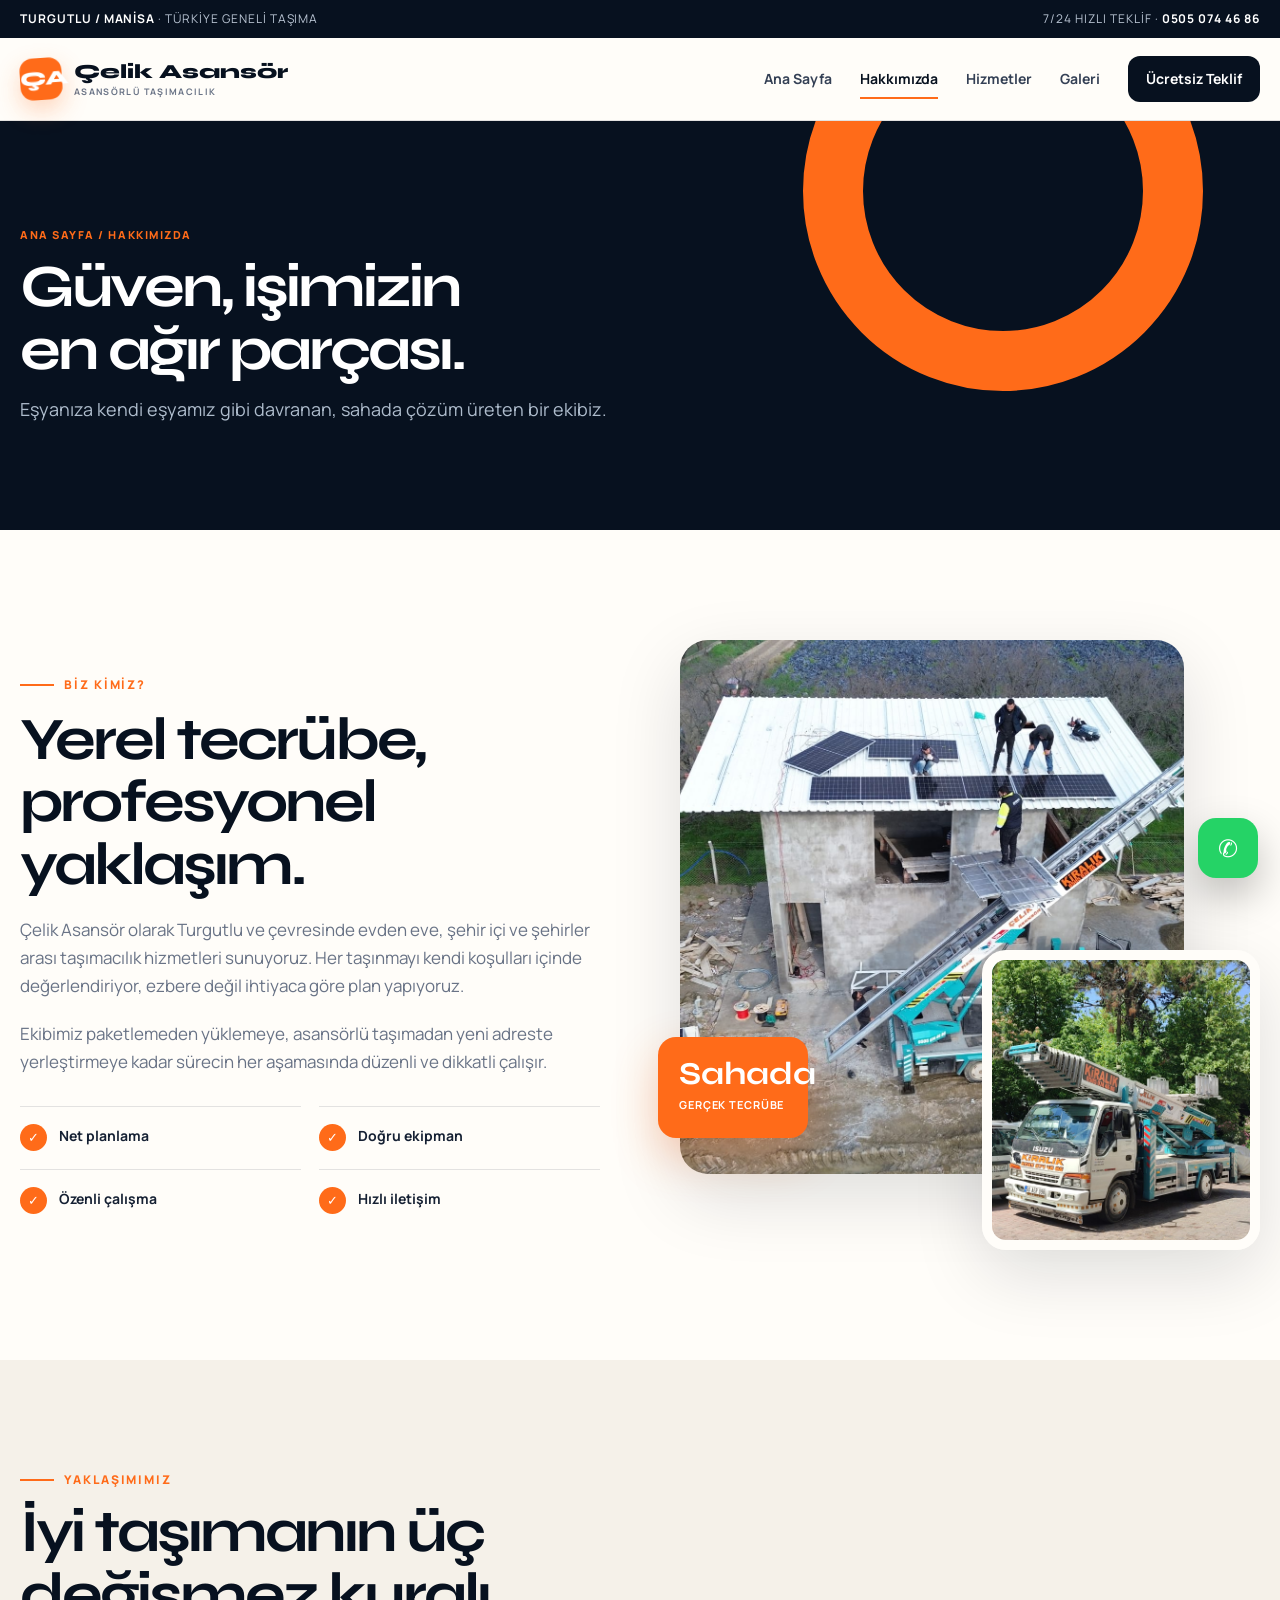
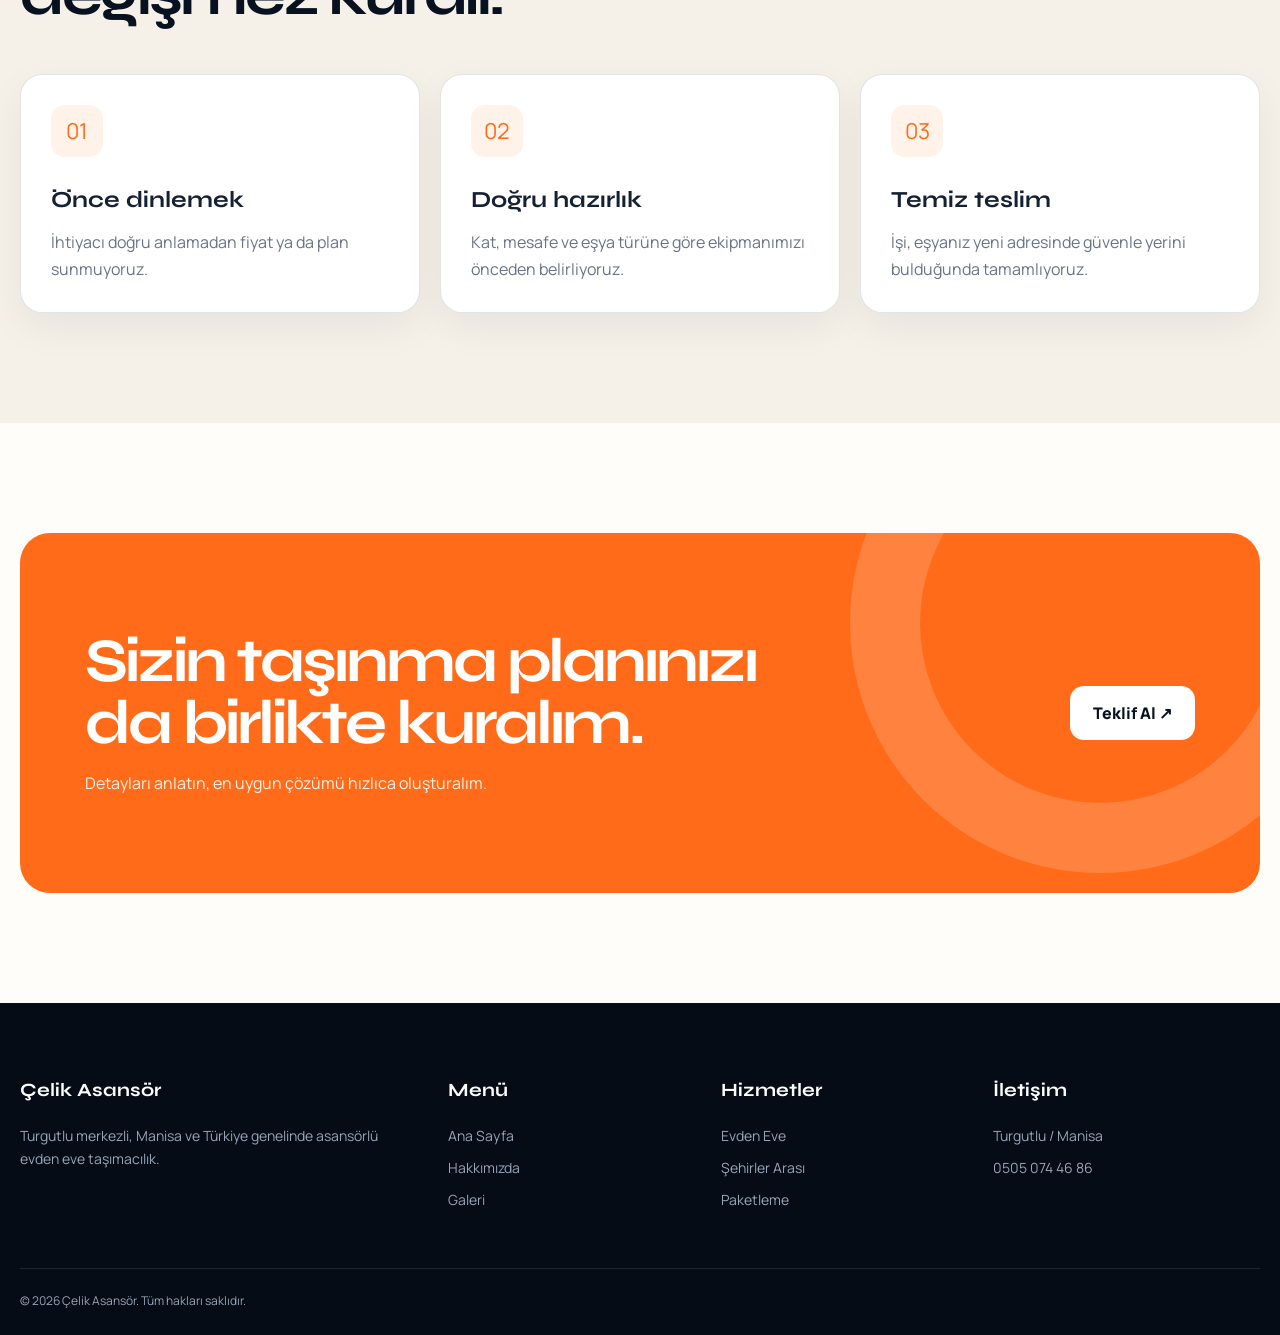
<file: hakkimizda.html>
<!DOCTYPE html>
<html lang="tr">
<head>
  <meta charset="UTF-8"><meta name="viewport" content="width=device-width, initial-scale=1.0">
  <title>Hakkımızda | Çelik Asansör</title>
  <meta name="description" content="Turgutlu'da 17. kata kadar asansörlü evden eve taşıma hizmeti sunan Çelik Asansör ekibi ve çalışma yaklaşımı.">
  <meta name="robots" content="index, follow, max-image-preview:large">
  <link rel="canonical" href="https://celikasansorevdenevenakliyat.com/hakkimizda.html">
  <link rel="stylesheet" href="assets/css/style.css">
</head>
<body>
  <div class="topbar"><div class="container"><span><strong>Turgutlu / Manisa</strong> · Türkiye geneli taşıma</span><span>7/24 Hızlı Teklif · <strong>0505 074 46 86</strong></span></div></div>
  <nav class="navbar"><div class="container nav-inner">
    <a href="index.html" class="logo"><span class="logo-mark">ÇA</span><span>Çelik Asansör<small>Asansörlü Taşımacılık</small></span></a>
    <button class="nav-toggle" aria-label="Menüyü aç" aria-expanded="false">☰</button>
    <div class="menu"><a href="index.html">Ana Sayfa</a><a class="active" href="hakkimizda.html">Hakkımızda</a><a href="hizmetler.html">Hizmetler</a><a href="galeri.html">Galeri</a><a class="nav-cta" href="iletisim.html">Ücretsiz Teklif</a></div>
  </div></nav>

  <main>
    <section class="page-header"><div class="container"><div class="breadcrumbs">Ana Sayfa / Hakkımızda</div><h1>Güven, işimizin<br>en ağır parçası.</h1><p>Eşyanıza kendi eşyamız gibi davranan, sahada çözüm üreten bir ekibiz.</p></div></section>
    <section class="section"><div class="container split">
      <div class="text-block reveal">
        <div class="eyebrow">Biz kimiz?</div><h2>Yerel tecrübe, profesyonel yaklaşım.</h2>
        <p>Çelik Asansör olarak Turgutlu ve çevresinde evden eve, şehir içi ve şehirler arası taşımacılık hizmetleri sunuyoruz. Her taşınmayı kendi koşulları içinde değerlendiriyor, ezbere değil ihtiyaca göre plan yapıyoruz.</p>
        <p>Ekibimiz paketlemeden yüklemeye, asansörlü taşımadan yeni adreste yerleştirmeye kadar sürecin her aşamasında düzenli ve dikkatli çalışır.</p>
        <div class="feature-list"><div class="feature"><i>✓</i><strong>Net planlama</strong></div><div class="feature"><i>✓</i><strong>Doğru ekipman</strong></div><div class="feature"><i>✓</i><strong>Özenli çalışma</strong></div><div class="feature"><i>✓</i><strong>Hızlı iletişim</strong></div></div>
      </div>
      <div class="visual-stack reveal"><div class="visual-main"><img src="assets/img/drone.jpeg" alt="Çelik Asansör saha ekibi"></div><div class="visual-small"><img src="assets/img/WhatsApp Image 2026-06-20 at 16.04.08.jpeg" alt="Nakliyat aracı"></div><div class="experience-tag"><strong>Sahada</strong><span>Gerçek tecrübe</span></div></div>
    </div></section>
    <section class="section section-soft"><div class="container">
      <div class="section-head reveal"><div><div class="eyebrow">Yaklaşımımız</div><h2>İyi taşımanın üç değişmez kuralı.</h2></div></div>
      <div class="grid-3"><article class="card reveal"><div class="icon">01</div><h3>Önce dinlemek</h3><p>İhtiyacı doğru anlamadan fiyat ya da plan sunmuyoruz.</p></article><article class="card reveal"><div class="icon">02</div><h3>Doğru hazırlık</h3><p>Kat, mesafe ve eşya türüne göre ekipmanımızı önceden belirliyoruz.</p></article><article class="card reveal"><div class="icon">03</div><h3>Temiz teslim</h3><p>İşi, eşyanız yeni adresinde güvenle yerini bulduğunda tamamlıyoruz.</p></article></div>
    </div></section>
    <section class="section"><div class="container cta reveal"><div><h2>Sizin taşınma planınızı da birlikte kuralım.</h2><p>Detayları anlatın, en uygun çözümü hızlıca oluşturalım.</p></div><a href="iletisim.html" class="btn">Teklif Al ↗</a></div></section>
  </main>
  <footer class="footer"><div class="container footer-grid"><div><h3>Çelik Asansör</h3><p>Turgutlu merkezli, Manisa ve Türkiye genelinde asansörlü evden eve taşımacılık.</p></div><div><h3>Menü</h3><a href="index.html">Ana Sayfa</a><a href="hakkimizda.html">Hakkımızda</a><a href="galeri.html">Galeri</a></div><div><h3>Hizmetler</h3><a href="hizmetler.html">Evden Eve</a><a href="hizmetler.html">Şehirler Arası</a><a href="hizmetler.html">Paketleme</a></div><div><h3>İletişim</h3><p>Turgutlu / Manisa</p><a href="tel:+905050744686">0505 074 46 86</a></div></div><div class="container copyright">© 2026 Çelik Asansör. Tüm hakları saklıdır.</div></footer>
  <a class="whatsapp-float" href="https://wa.me/905050744686" target="_blank" rel="noopener" aria-label="WhatsApp">✆</a><script src="assets/js/main.js"></script>
</body></html>
</file>
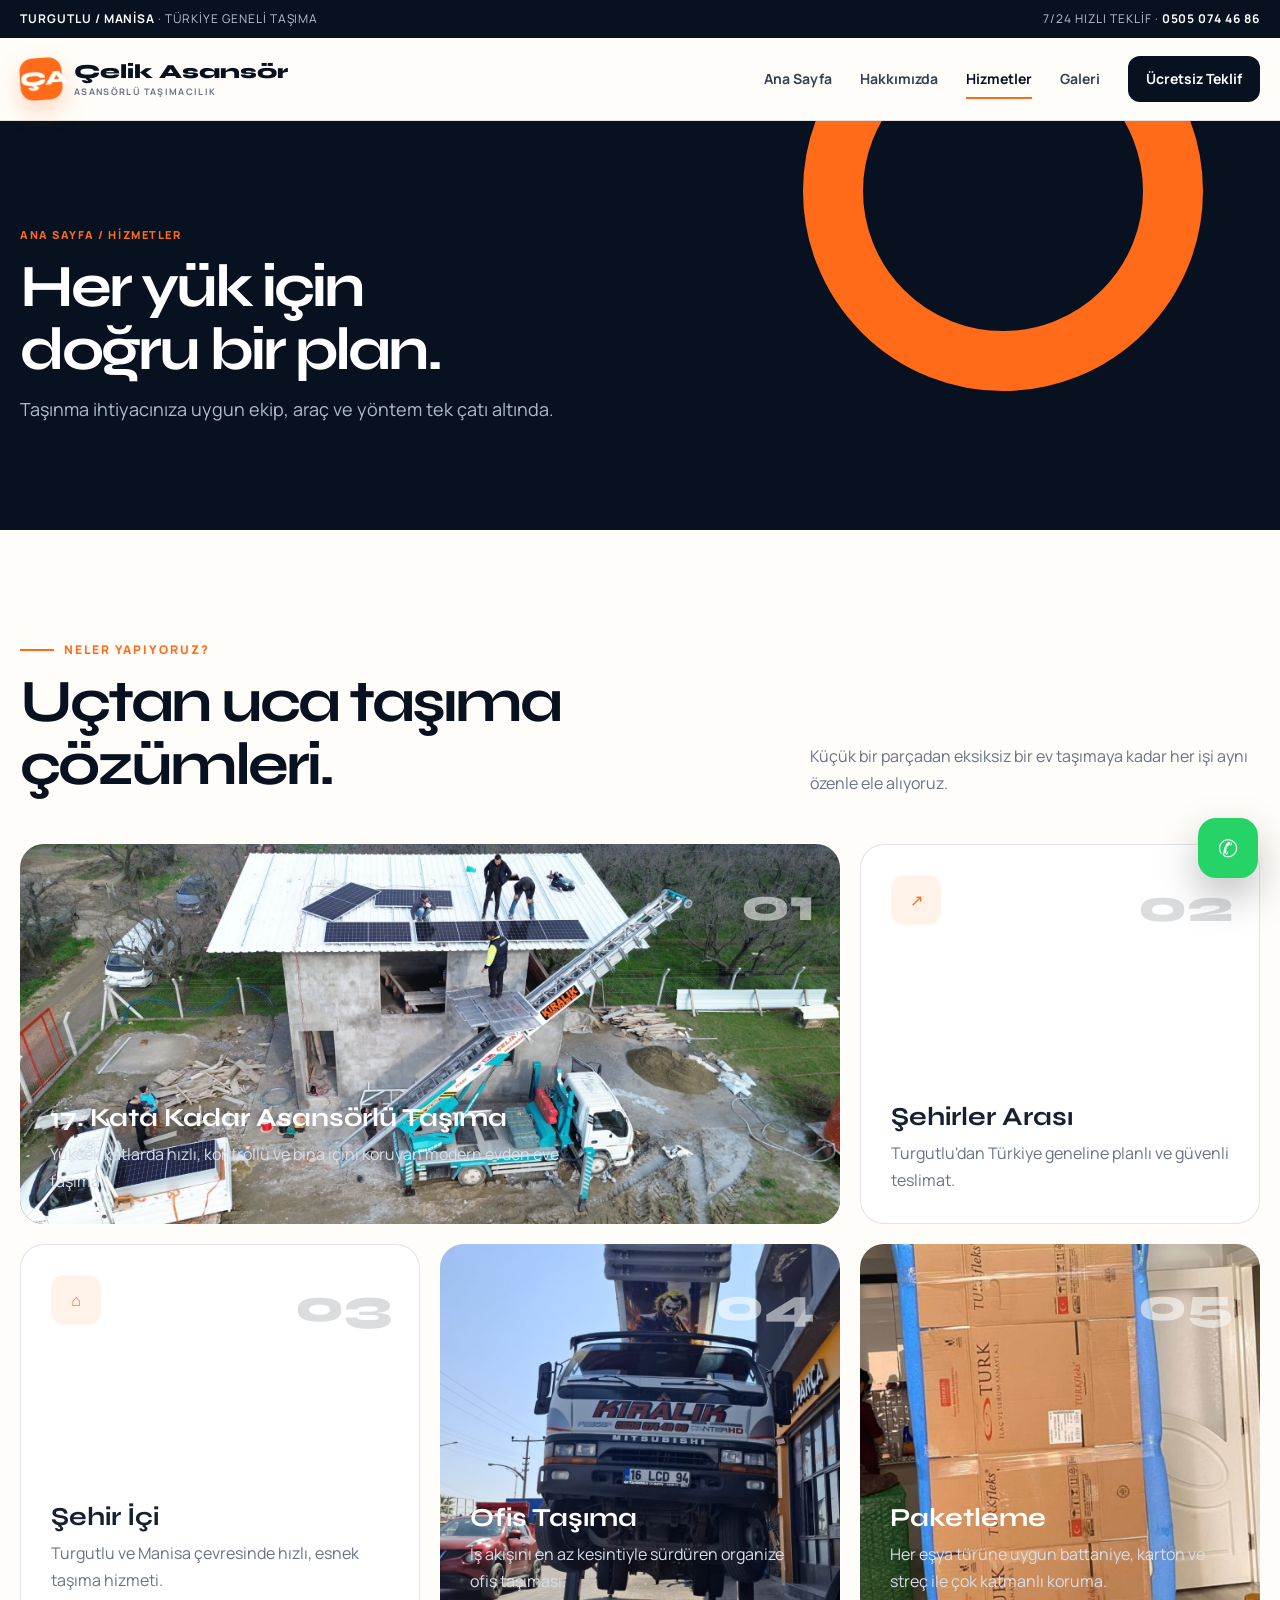
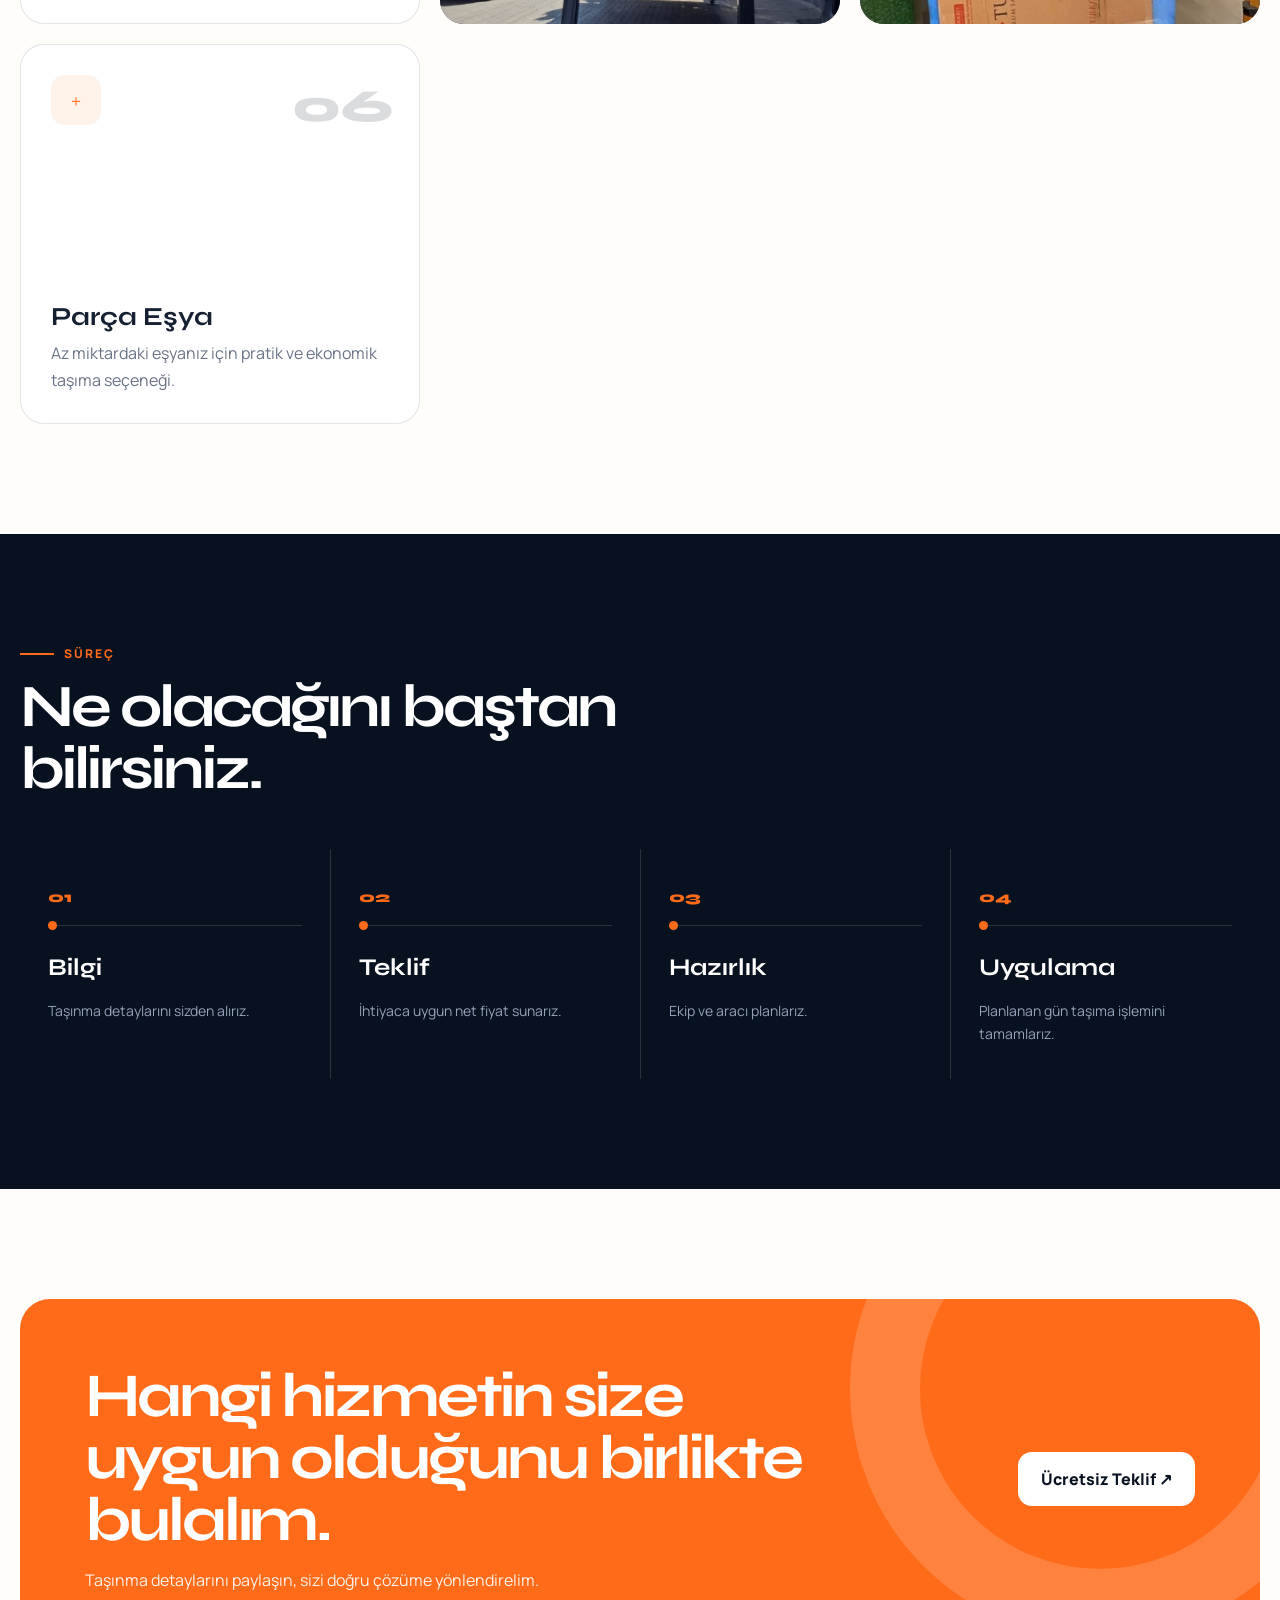
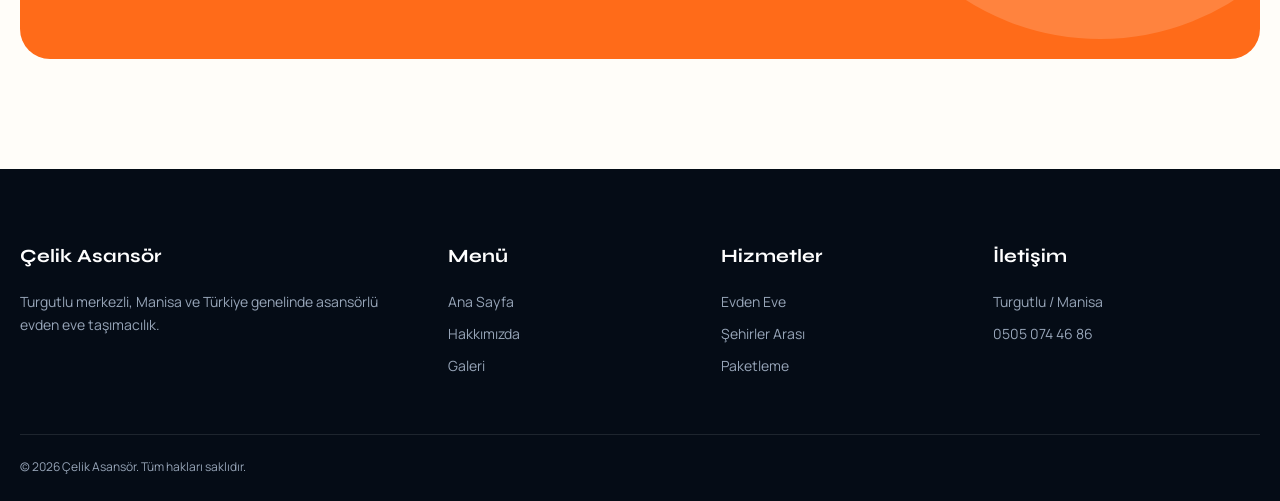
<file: hizmetler.html>
<!DOCTYPE html>
<html lang="tr">
<head>
  <meta charset="UTF-8"><meta name="viewport" content="width=device-width, initial-scale=1.0">
  <title>Turgutlu Nakliyat Hizmetleri | Çelik Asansör</title>
  <meta name="description" content="Turgutlu evden eve nakliyat, 17. kata kadar asansörlü taşıma, şehirler arası nakliyat, ofis taşıma ve profesyonel paketleme.">
  <meta name="robots" content="index, follow, max-image-preview:large">
  <link rel="canonical" href="https://celikasansorevdenevenakliyat.com/hizmetler.html">
  <link rel="stylesheet" href="assets/css/style.css">
</head>
<body>
  <div class="topbar"><div class="container"><span><strong>Turgutlu / Manisa</strong> · Türkiye geneli taşıma</span><span>7/24 Hızlı Teklif · <strong>0505 074 46 86</strong></span></div></div>
  <nav class="navbar"><div class="container nav-inner"><a href="index.html" class="logo"><span class="logo-mark">ÇA</span><span>Çelik Asansör<small>Asansörlü Taşımacılık</small></span></a><button class="nav-toggle" aria-label="Menüyü aç" aria-expanded="false">☰</button><div class="menu"><a href="index.html">Ana Sayfa</a><a href="hakkimizda.html">Hakkımızda</a><a class="active" href="hizmetler.html">Hizmetler</a><a href="galeri.html">Galeri</a><a class="nav-cta" href="iletisim.html">Ücretsiz Teklif</a></div></div></nav>
  <main>
    <section class="page-header"><div class="container"><div class="breadcrumbs">Ana Sayfa / Hizmetler</div><h1>Her yük için<br>doğru bir plan.</h1><p>Taşınma ihtiyacınıza uygun ekip, araç ve yöntem tek çatı altında.</p></div></section>
    <section class="section"><div class="container">
      <div class="section-head reveal"><div><div class="eyebrow">Neler yapıyoruz?</div><h2>Uçtan uca taşıma çözümleri.</h2></div><p>Küçük bir parçadan eksiksiz bir ev taşımaya kadar her işi aynı özenle ele alıyoruz.</p></div>
      <div class="service-grid">
        <article class="service-card has-image reveal"><img src="assets/img/drone.jpeg" alt="Turgutlu 17. kata kadar asansörlü taşıma"><span class="service-no">01</span><h3>17. Kata Kadar Asansörlü Taşıma</h3><p>Yüksek katlarda hızlı, kontrollü ve bina içini koruyan modern evden eve taşıma.</p></article>
        <article class="service-card reveal"><span class="service-no">02</span><div class="service-icon">↗</div><h3>Şehirler Arası</h3><p>Turgutlu'dan Türkiye geneline planlı ve güvenli teslimat.</p></article>
        <article class="service-card reveal"><span class="service-no">03</span><div class="service-icon">⌂</div><h3>Şehir İçi</h3><p>Turgutlu ve Manisa çevresinde hızlı, esnek taşıma hizmeti.</p></article>
        <article class="service-card has-image reveal"><img src="assets/img/WhatsApp Image 2026-06-20 at 16.00.50.jpeg" alt="Nakliyat aracı"><span class="service-no">04</span><h3>Ofis Taşıma</h3><p>İş akışını en az kesintiyle sürdüren organize ofis taşıması.</p></article>
        <article class="service-card has-image reveal"><img src="assets/img/paketleme2.jpeg" alt="Karton ve battaniye ile paketlenmiş mobilya"><span class="service-no">05</span><h3>Paketleme</h3><p>Her eşya türüne uygun battaniye, karton ve streç ile çok katmanlı koruma.</p></article>
        <article class="service-card reveal"><span class="service-no">06</span><div class="service-icon">＋</div><h3>Parça Eşya</h3><p>Az miktardaki eşyanız için pratik ve ekonomik taşıma seçeneği.</p></article>
      </div>
    </div></section>
    <section class="section section-dark"><div class="container"><div class="section-head reveal"><div><div class="eyebrow">Süreç</div><h2>Ne olacağını baştan bilirsiniz.</h2></div></div><div class="process-grid"><article class="process-card reveal"><span class="process-no">01</span><h3>Bilgi</h3><p>Taşınma detaylarını sizden alırız.</p></article><article class="process-card reveal"><span class="process-no">02</span><h3>Teklif</h3><p>İhtiyaca uygun net fiyat sunarız.</p></article><article class="process-card reveal"><span class="process-no">03</span><h3>Hazırlık</h3><p>Ekip ve aracı planlarız.</p></article><article class="process-card reveal"><span class="process-no">04</span><h3>Uygulama</h3><p>Planlanan gün taşıma işlemini tamamlarız.</p></article></div></div></section>
    <section class="section"><div class="container cta reveal"><div><h2>Hangi hizmetin size uygun olduğunu birlikte bulalım.</h2><p>Taşınma detaylarını paylaşın, sizi doğru çözüme yönlendirelim.</p></div><a href="iletisim.html" class="btn">Ücretsiz Teklif ↗</a></div></section>
  </main>
  <footer class="footer"><div class="container footer-grid"><div><h3>Çelik Asansör</h3><p>Turgutlu merkezli, Manisa ve Türkiye genelinde asansörlü evden eve taşımacılık.</p></div><div><h3>Menü</h3><a href="index.html">Ana Sayfa</a><a href="hakkimizda.html">Hakkımızda</a><a href="galeri.html">Galeri</a></div><div><h3>Hizmetler</h3><a href="hizmetler.html">Evden Eve</a><a href="hizmetler.html">Şehirler Arası</a><a href="hizmetler.html">Paketleme</a></div><div><h3>İletişim</h3><p>Turgutlu / Manisa</p><a href="tel:+905050744686">0505 074 46 86</a></div></div><div class="container copyright">© 2026 Çelik Asansör. Tüm hakları saklıdır.</div></footer>
  <a class="whatsapp-float" href="https://wa.me/905050744686" target="_blank" rel="noopener" aria-label="WhatsApp">✆</a><script src="assets/js/main.js"></script>
</body></html>
</file>
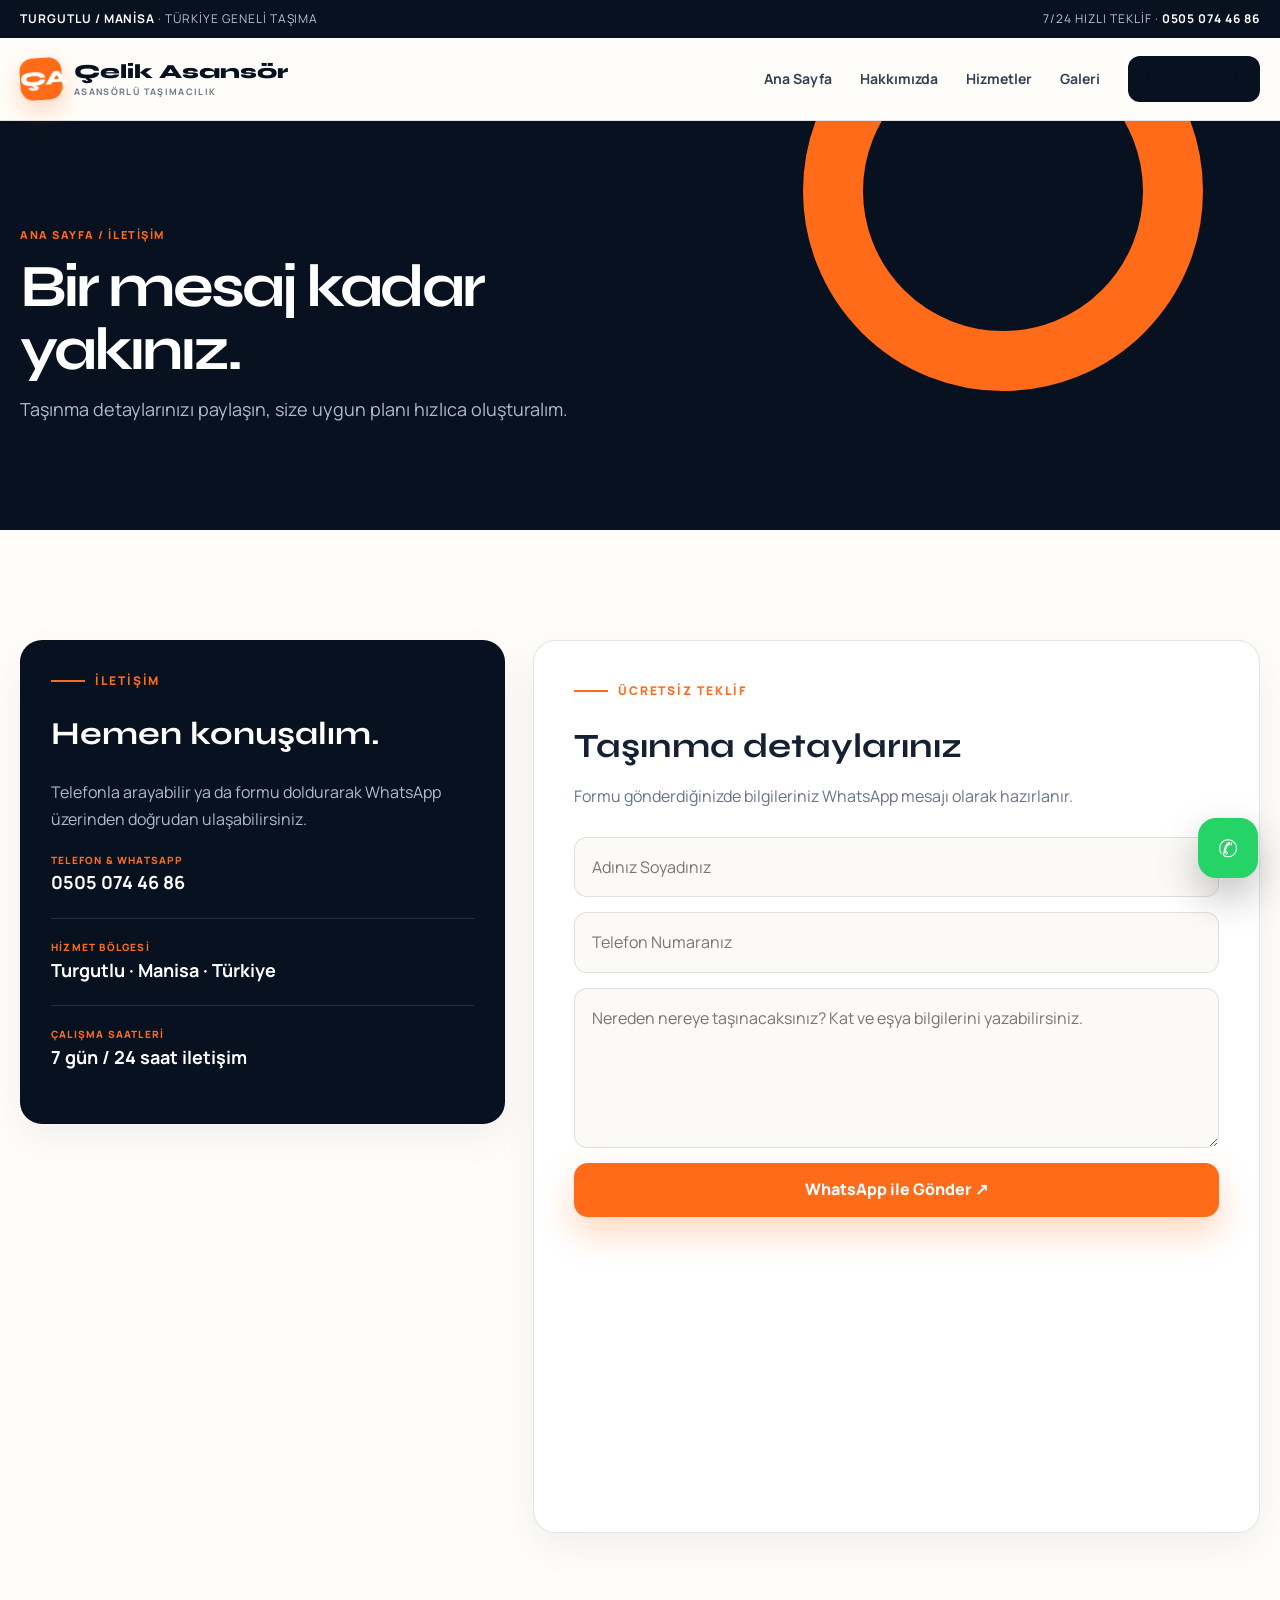
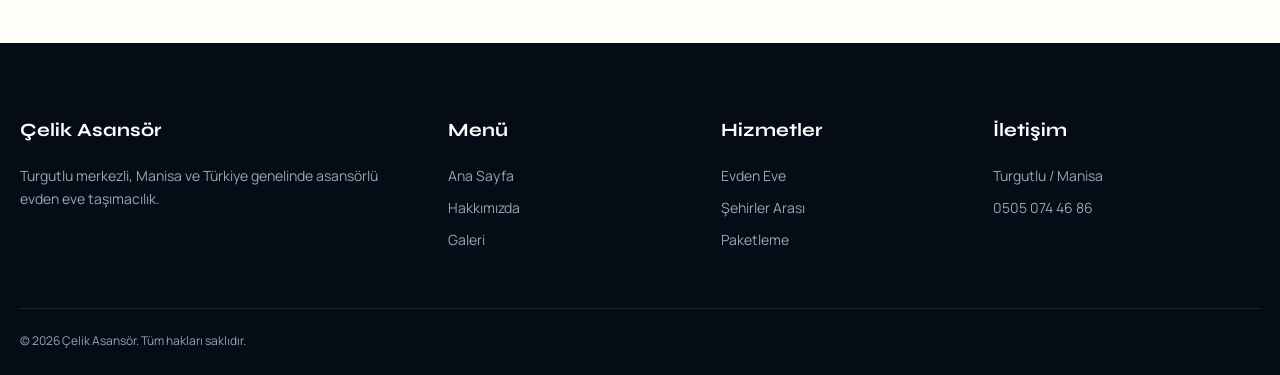
<file: iletisim.html>
<!DOCTYPE html>
<html lang="tr">
<head>
  <meta charset="UTF-8"><meta name="viewport" content="width=device-width, initial-scale=1.0">
  <title>Turgutlu Nakliyat Teklifi & İletişim | Çelik Asansör</title>
  <meta name="description" content="Turgutlu evden eve nakliyat ve asansörlü taşıma için ücretsiz keşif ve hızlı fiyat teklifi alın. Çelik Asansör: 0505 074 46 86.">
  <meta name="robots" content="index, follow, max-image-preview:large">
  <link rel="canonical" href="https://celikasansorevdenevenakliyat.com/iletisim.html">
  <link rel="stylesheet" href="assets/css/style.css">
</head>
<body>
  <div class="topbar"><div class="container"><span><strong>Turgutlu / Manisa</strong> · Türkiye geneli taşıma</span><span>7/24 Hızlı Teklif · <strong>0505 074 46 86</strong></span></div></div>
  <nav class="navbar"><div class="container nav-inner"><a href="index.html" class="logo"><span class="logo-mark">ÇA</span><span>Çelik Asansör<small>Asansörlü Taşımacılık</small></span></a><button class="nav-toggle" aria-label="Menüyü aç" aria-expanded="false">☰</button><div class="menu"><a href="index.html">Ana Sayfa</a><a href="hakkimizda.html">Hakkımızda</a><a href="hizmetler.html">Hizmetler</a><a href="galeri.html">Galeri</a><a class="nav-cta active" href="iletisim.html">Ücretsiz Teklif</a></div></div></nav>
  <main>
    <section class="page-header"><div class="container"><div class="breadcrumbs">Ana Sayfa / İletişim</div><h1>Bir mesaj kadar<br>yakınız.</h1><p>Taşınma detaylarınızı paylaşın, size uygun planı hızlıca oluşturalım.</p></div></section>
    <section class="section"><div class="container contact-wrap">
      <div>
        <div class="card contact-card reveal"><div class="eyebrow">İletişim</div><h3 style="font-size:32px;margin:18px 0">Hemen konuşalım.</h3><p>Telefonla arayabilir ya da formu doldurarak WhatsApp üzerinden doğrudan ulaşabilirsiniz.</p><div class="contact-row"><small>Telefon & WhatsApp</small><a href="tel:+905050744686"><strong>0505 074 46 86</strong></a></div><div class="contact-row"><small>Hizmet bölgesi</small><strong>Turgutlu · Manisa · Türkiye</strong></div><div class="contact-row"><small>Çalışma saatleri</small><strong>7 gün / 24 saat iletişim</strong></div></div>
        <iframe class="map reveal" title="Turgutlu haritası" loading="lazy" src="https://www.google.com/maps?q=Turgutlu%20Manisa&output=embed"></iframe>
      </div>
      <div class="card reveal" style="padding:40px">
        <div class="eyebrow">Ücretsiz teklif</div><h3 style="font-size:34px;margin:18px 0 8px">Taşınma detaylarınız</h3><p style="margin-bottom:28px">Formu gönderdiğinizde bilgileriniz WhatsApp mesajı olarak hazırlanır.</p>
        <form class="form" id="contactForm">
          <input id="name" type="text" placeholder="Adınız Soyadınız" autocomplete="name" required>
          <input id="phone" type="tel" placeholder="Telefon Numaranız" autocomplete="tel" required>
          <textarea id="message" placeholder="Nereden nereye taşınacaksınız? Kat ve eşya bilgilerini yazabilirsiniz." required></textarea>
          <button class="btn btn-primary" type="submit">WhatsApp ile Gönder ↗</button>
        </form>
      </div>
    </div></section>
  </main>
  <footer class="footer"><div class="container footer-grid"><div><h3>Çelik Asansör</h3><p>Turgutlu merkezli, Manisa ve Türkiye genelinde asansörlü evden eve taşımacılık.</p></div><div><h3>Menü</h3><a href="index.html">Ana Sayfa</a><a href="hakkimizda.html">Hakkımızda</a><a href="galeri.html">Galeri</a></div><div><h3>Hizmetler</h3><a href="hizmetler.html">Evden Eve</a><a href="hizmetler.html">Şehirler Arası</a><a href="hizmetler.html">Paketleme</a></div><div><h3>İletişim</h3><p>Turgutlu / Manisa</p><a href="tel:+905050744686">0505 074 46 86</a></div></div><div class="container copyright">© 2026 Çelik Asansör. Tüm hakları saklıdır.</div></footer>
  <a class="whatsapp-float" href="https://wa.me/905050744686" target="_blank" rel="noopener" aria-label="WhatsApp">✆</a><script src="assets/js/main.js"></script>
</body></html>
</file>
<file: assets/css/style.css>
@import url('https://fonts.googleapis.com/css2?family=Manrope:wght@400;500;600;700;800&family=Syne:wght@600;700;800&display=swap');

:root{
  --ink:#07111f;
  --navy:#0b1b30;
  --orange:#ff6b19;
  --orange-light:#ffb071;
  --cream:#f5f1e9;
  --paper:#fffdf9;
  --white:#fff;
  --text:#152033;
  --muted:#697386;
  --line:rgba(7,17,31,.11);
  --shadow:0 24px 70px rgba(7,17,31,.13);
}

*{box-sizing:border-box;margin:0;padding:0}
html{scroll-behavior:smooth}
body{
  font-family:"Manrope",Arial,sans-serif;
  color:var(--text);
  background:var(--paper);
  line-height:1.65;
  overflow-x:hidden;
}
body.menu-open{overflow:hidden}
a{text-decoration:none;color:inherit}
img,video{display:block;max-width:100%}
button,input,textarea{font:inherit}
.container{width:min(1240px,calc(100% - 40px));margin-inline:auto}
.display{font-family:"Syne",Arial,sans-serif;letter-spacing:-.045em}

.topbar{
  background:var(--ink);
  color:#b9c4d3;
  font-size:12px;
  letter-spacing:.08em;
  text-transform:uppercase;
}
.topbar .container{
  min-height:38px;
  display:flex;
  align-items:center;
  justify-content:space-between;
  gap:20px;
}
.topbar strong{color:var(--white)}

.navbar{
  position:sticky;
  top:0;
  z-index:100;
  background:rgba(255,253,249,.88);
  border-bottom:1px solid var(--line);
  backdrop-filter:blur(18px);
}
.nav-inner{
  min-height:82px;
  display:flex;
  align-items:center;
  justify-content:space-between;
  gap:28px;
}
.logo{
  display:flex;
  align-items:center;
  gap:12px;
  color:var(--ink);
  font-family:"Syne",Arial,sans-serif;
  font-size:20px;
  font-weight:800;
  line-height:1;
}
.logo-mark{
  width:42px;
  height:42px;
  border-radius:13px;
  display:grid;
  place-items:center;
  color:#fff;
  background:var(--orange);
  box-shadow:0 10px 25px rgba(255,107,25,.28);
  transform:rotate(-4deg);
}
.logo small{
  display:block;
  margin-top:5px;
  color:var(--muted);
  font-family:"Manrope",Arial,sans-serif;
  font-size:9px;
  font-weight:700;
  letter-spacing:.15em;
  text-transform:uppercase;
}
.menu{display:flex;align-items:center;gap:28px}
.menu a{
  position:relative;
  color:#344055;
  font-size:14px;
  font-weight:700;
}
.menu a:not(.nav-cta)::after{
  content:"";
  position:absolute;
  left:0;
  right:100%;
  bottom:-8px;
  height:2px;
  background:var(--orange);
  transition:.25s ease;
}
.menu a:hover,.menu a.active{color:var(--ink)}
.menu a:hover::after,.menu a.active::after{right:0}
.menu .nav-cta{
  padding:11px 18px;
  border-radius:12px;
  color:#fff;
  background:var(--ink);
}
.nav-toggle{
  display:none;
  width:44px;
  height:44px;
  border:1px solid var(--line);
  border-radius:12px;
  color:var(--ink);
  background:#fff;
  font-size:22px;
  cursor:pointer;
}

.hero{
  position:relative;
  min-height:760px;
  display:flex;
  align-items:center;
  overflow:hidden;
  color:#fff;
  background:
    radial-gradient(circle at 95% 5%,rgba(255,107,25,.18),transparent 28%),
    var(--ink);
}
.hero::before{
  content:"";
  position:absolute;
  inset:0;
  opacity:.26;
  background-image:linear-gradient(rgba(255,255,255,.04) 1px,transparent 1px),linear-gradient(90deg,rgba(255,255,255,.04) 1px,transparent 1px);
  background-size:72px 72px;
  mask-image:linear-gradient(90deg,#000,transparent 70%);
}
.hero::after{
  content:"";
  position:absolute;
  width:480px;
  height:480px;
  right:-220px;
  bottom:-240px;
  border:90px solid var(--orange);
  border-radius:50%;
  opacity:.85;
}
.hero-grid{
  position:relative;
  z-index:2;
  display:grid;
  grid-template-columns:1.02fr .98fr;
  align-items:center;
  gap:64px;
  padding:88px 0 96px;
}
.kicker,.eyebrow{
  display:flex;
  align-items:center;
  gap:10px;
  color:var(--orange);
  font-size:12px;
  font-weight:800;
  letter-spacing:.16em;
  text-transform:uppercase;
}
.kicker::before,.eyebrow::before{
  content:"";
  width:34px;
  height:2px;
  background:currentColor;
}
.hero h1{
  max-width:720px;
  margin:20px 0 24px;
  font-family:"Syne",Arial,sans-serif;
  font-size:clamp(50px,6.2vw,84px);
  line-height:.98;
  letter-spacing:-.055em;
}
.hero h1 em{color:var(--orange-light);font-style:normal}
.hero-copy{
  max-width:620px;
  color:#bfc9d6;
  font-size:18px;
}
.hero-actions{display:flex;gap:12px;flex-wrap:wrap;margin-top:32px}
.btn{
  display:inline-flex;
  align-items:center;
  justify-content:center;
  gap:10px;
  min-height:54px;
  padding:0 23px;
  border:0;
  border-radius:14px;
  font-weight:800;
  cursor:pointer;
  transition:transform .25s ease,box-shadow .25s ease,background .25s ease;
}
.btn:hover{transform:translateY(-3px)}
.btn-primary{
  color:#fff;
  background:var(--orange);
  box-shadow:0 16px 35px rgba(255,107,25,.28);
}
.btn-dark{color:#fff;background:var(--ink)}
.btn-outline{color:#fff;border:1px solid rgba(255,255,255,.25);background:rgba(255,255,255,.06)}
.hero-trust{
  display:flex;
  align-items:center;
  gap:18px;
  margin-top:36px;
  color:#94a3b8;
  font-size:12px;
  font-weight:700;
  letter-spacing:.06em;
  text-transform:uppercase;
}
.avatar-stack{display:flex}
.avatar-stack span{
  width:34px;height:34px;
  display:grid;place-items:center;
  margin-left:-8px;
  border:2px solid var(--ink);
  border-radius:50%;
  color:#fff;
  background:#24344b;
}
.avatar-stack span:first-child{margin-left:0;background:var(--orange)}

.hero-media{position:relative;min-height:570px}
.hero-photo{
  position:absolute;
  inset:0 46px 28px 30px;
  border-radius:180px 28px 28px 28px;
  overflow:hidden;
  background:#14253c;
  box-shadow:0 35px 90px rgba(0,0,0,.35);
}
.hero-photo img{width:100%;height:100%;object-fit:cover}
.hero-photo::after{
  content:"";
  position:absolute;
  inset:0;
  background:linear-gradient(180deg,transparent 55%,rgba(7,17,31,.62));
}
.media-chip{
  position:absolute;
  z-index:3;
  padding:18px 20px;
  border-radius:17px;
  color:var(--ink);
  background:#fff;
  box-shadow:var(--shadow);
}
.media-chip strong{display:block;font-family:"Syne",Arial,sans-serif;font-size:22px;line-height:1.1}
.media-chip span{color:var(--muted);font-size:11px;font-weight:700;text-transform:uppercase;letter-spacing:.08em}
.chip-one{left:-12px;bottom:2px}
.chip-two{right:0;top:62px;background:var(--orange);color:#fff}
.chip-two span{color:#ffe0cd}
.vertical-label{
  position:absolute;
  right:-38px;
  bottom:138px;
  color:#7f8da1;
  font-size:10px;
  font-weight:800;
  letter-spacing:.25em;
  text-transform:uppercase;
  transform:rotate(90deg);
}

.proof-strip{position:relative;z-index:4;margin-top:-30px}
.proof-inner{
  display:grid;
  grid-template-columns:repeat(4,1fr);
  color:#fff;
  background:var(--orange);
  border-radius:20px;
  box-shadow:0 22px 55px rgba(255,107,25,.2);
}
.proof-item{padding:25px 28px;border-right:1px solid rgba(255,255,255,.25)}
.proof-item:last-child{border-right:0}
.proof-item strong{display:block;font-family:"Syne",Arial,sans-serif;font-size:26px;line-height:1}
.proof-item span{font-size:11px;font-weight:700;letter-spacing:.08em;text-transform:uppercase}

.section{padding:110px 0}
.section-soft{background:var(--cream)}
.section-dark{color:#fff;background:var(--ink)}
.local-seo{padding:0 0 110px}
.local-seo-inner{
  display:grid;
  grid-template-columns:.9fr 1.1fr;
  gap:70px;
  align-items:start;
  padding:44px;
  border:1px solid var(--line);
  border-radius:26px;
  background:#fff;
  box-shadow:0 18px 55px rgba(7,17,31,.07);
}
.local-seo h2{
  margin-top:12px;
  color:var(--ink);
  font-family:"Syne",Arial,sans-serif;
  font-size:clamp(30px,4vw,46px);
  line-height:1.06;
  letter-spacing:-.045em;
}
.local-seo p{color:var(--muted);font-size:16px}
.local-seo a{
  display:inline-block;
  margin-top:20px;
  color:var(--orange);
  font-weight:800;
}
.section-head{
  display:flex;
  align-items:end;
  justify-content:space-between;
  gap:40px;
  margin-bottom:48px;
}
.section-head > div{max-width:760px}
.section-head h2,.text-block h2,.page-header h1{
  margin-top:12px;
  color:var(--ink);
  font-family:"Syne",Arial,sans-serif;
  font-size:clamp(38px,5vw,60px);
  line-height:1.04;
  letter-spacing:-.05em;
}
.section-head p{max-width:450px;color:var(--muted)}
.section-dark .section-head h2{color:#fff}
.section-dark .section-head p{color:#9eacbd}

.service-grid{display:grid;grid-template-columns:repeat(3,1fr);gap:20px}
.service-card{
  position:relative;
  min-height:380px;
  padding:30px;
  display:flex;
  flex-direction:column;
  justify-content:flex-end;
  overflow:hidden;
  border:1px solid var(--line);
  border-radius:24px;
  background:#fff;
  transition:.35s ease;
}
.service-card:first-child{grid-column:span 2}
.service-card:hover{transform:translateY(-7px);box-shadow:var(--shadow)}
.service-card.has-image{color:#fff;border:0}
.service-card.has-image img{
  position:absolute;inset:0;width:100%;height:100%;object-fit:cover;
  transition:transform .6s ease;
}
.service-card.has-image:hover img{transform:scale(1.04)}
.service-card.has-image::after{
  content:"";position:absolute;inset:0;
  background:linear-gradient(180deg,rgba(7,17,31,.04),rgba(7,17,31,.88));
}
.service-card > *{position:relative;z-index:2}
.service-no{
  position:absolute;top:24px;right:26px;
  color:rgba(7,17,31,.15);
  font-family:"Syne",Arial,sans-serif;font-size:46px;font-weight:800;
}
.has-image .service-no{color:rgba(255,255,255,.55)}
.service-icon{
  width:50px;height:50px;display:grid;place-items:center;
  margin-bottom:auto;border-radius:14px;color:var(--orange);background:#fff2e9;
}
.service-card h3{font-family:"Syne",Arial,sans-serif;font-size:26px;line-height:1.15;margin-bottom:9px}
.service-card p{max-width:520px;color:var(--muted)}
.service-card.has-image p{color:#d6deea}

.split{
  display:grid;
  grid-template-columns:1fr 1fr;
  align-items:center;
  gap:80px;
}
.visual-stack{position:relative;min-height:610px}
.visual-main{
  position:absolute;
  inset:0 76px 76px 0;
  border-radius:28px;
  overflow:hidden;
  box-shadow:var(--shadow);
}
.visual-main img,.visual-small img{width:100%;height:100%;object-fit:cover}
.visual-small{
  position:absolute;
  right:0;bottom:0;
  width:48%;height:300px;
  overflow:hidden;border:10px solid var(--paper);border-radius:24px;
  box-shadow:var(--shadow);
}
.experience-tag{
  position:absolute;left:-22px;bottom:112px;
  width:150px;padding:21px;border-radius:18px;
  color:#fff;background:var(--orange);
  box-shadow:0 18px 45px rgba(255,107,25,.3);
}
.experience-tag strong{display:block;font-family:"Syne",Arial,sans-serif;font-size:32px;line-height:1}
.experience-tag span{font-size:11px;font-weight:700;text-transform:uppercase;letter-spacing:.08em}
.text-block .eyebrow{margin-bottom:14px}
.text-block p{margin-top:20px;color:var(--muted);font-size:17px}
.feature-list{display:grid;grid-template-columns:1fr 1fr;gap:18px;margin-top:30px}
.feature{
  display:flex;gap:12px;align-items:flex-start;
  padding-top:17px;border-top:1px solid var(--line);
}
.feature i{
  flex:0 0 27px;width:27px;height:27px;
  display:grid;place-items:center;border-radius:50%;
  color:#fff;background:var(--orange);font-style:normal;font-size:13px;
}
.feature strong{font-size:14px}

.process-grid{display:grid;grid-template-columns:repeat(4,1fr);gap:0}
.process-card{position:relative;padding:34px 28px;border-left:1px solid rgba(255,255,255,.14)}
.process-card:first-child{border-left:0}
.process-no{color:var(--orange);font-family:"Syne",Arial,sans-serif;font-size:15px;font-weight:800}
.process-card h3{margin:38px 0 12px;font-family:"Syne",Arial,sans-serif;font-size:24px}
.process-card p{color:#94a3b8;font-size:14px}
.process-card::before{
  content:"";position:absolute;left:28px;top:76px;width:calc(100% - 56px);height:1px;background:rgba(255,255,255,.14);
}
.process-card::after{
  content:"";position:absolute;left:28px;top:72px;width:9px;height:9px;border-radius:50%;background:var(--orange);
}

.media-showcase{display:grid;grid-template-columns:1.25fr .75fr;gap:20px}
.media-large,.media-side{position:relative;overflow:hidden;border-radius:26px;background:#14253c}
.media-large{height:540px}
.media-side{height:260px}
.media-column{display:grid;gap:20px}
.media-showcase img,.media-showcase video{width:100%;height:100%;object-fit:cover}
.media-showcase video.portrait-video{object-fit:contain;background:var(--ink)}
.media-large.portrait-media{
  width:min(100%,410px);
  height:620px;
  justify-self:center;
}
.media-side.portrait-media{height:360px}
.media-caption{
  position:absolute;left:22px;right:22px;bottom:20px;
  display:flex;align-items:center;justify-content:space-between;
  color:#fff;font-size:12px;font-weight:800;text-transform:uppercase;letter-spacing:.08em;
}
.play-dot{width:42px;height:42px;display:grid;place-items:center;border-radius:50%;background:var(--orange)}

.cta{
  position:relative;
  min-height:360px;
  padding:65px;
  display:flex;
  align-items:center;
  justify-content:space-between;
  gap:40px;
  overflow:hidden;
  border-radius:30px;
  color:#fff;
  background:var(--orange);
}
.cta::after{
  content:"";position:absolute;width:360px;height:360px;right:-90px;top:-160px;
  border:70px solid rgba(255,255,255,.16);border-radius:50%;
}
.cta > *{position:relative;z-index:2}
.cta h2{max-width:720px;font-family:"Syne",Arial,sans-serif;font-size:clamp(40px,5vw,62px);line-height:1;letter-spacing:-.05em}
.cta p{max-width:650px;margin-top:16px;color:#fff1e8}
.cta .btn{flex:0 0 auto;background:#fff;color:var(--ink)}

.page-header{
  position:relative;
  padding:105px 0;
  overflow:hidden;
  color:#fff;
  background:var(--ink);
}
.page-header::after{
  content:"";position:absolute;width:280px;height:280px;right:6%;top:-130px;
  border:60px solid var(--orange);border-radius:50%;
}
.page-header h1{color:#fff}
.page-header p{margin-top:14px;color:#aebccc;font-size:18px}
.breadcrumbs{color:var(--orange);font-size:11px;font-weight:800;letter-spacing:.14em;text-transform:uppercase}

.card{
  padding:30px;
  border:1px solid var(--line);
  border-radius:22px;
  background:#fff;
  box-shadow:0 14px 40px rgba(7,17,31,.06);
}
.card h3{margin-bottom:10px;font-family:"Syne",Arial,sans-serif;font-size:23px}
.card p{color:var(--muted)}
.grid-3{display:grid;grid-template-columns:repeat(3,1fr);gap:20px}
.icon{width:52px;height:52px;display:grid;place-items:center;margin-bottom:24px;border-radius:14px;color:var(--orange);background:#fff2e9;font-size:22px}

.gallery-grid{display:grid;grid-template-columns:repeat(3,1fr);gap:18px}
.gallery-item{position:relative;height:330px;overflow:hidden;border-radius:22px;background:var(--ink)}
.gallery-item:nth-child(1),.gallery-item:nth-child(5){grid-column:span 2}
.gallery-item video,.gallery-item img{width:100%;height:100%;object-fit:cover}
.gallery-item.portrait-media{
  width:100%;
  max-width:390px;
  height:auto;
  aspect-ratio:9/16;
  justify-self:center;
  grid-column:span 1!important;
}
.gallery-item video.portrait-video{object-fit:contain;background:var(--ink)}
.gallery-item::after{content:"";position:absolute;inset:0;pointer-events:none;background:linear-gradient(180deg,transparent 60%,rgba(7,17,31,.56))}
.gallery-label{position:absolute;z-index:2;left:20px;bottom:16px;color:#fff;font-size:12px;font-weight:800;text-transform:uppercase;letter-spacing:.08em}

.contact-wrap{display:grid;grid-template-columns:.8fr 1.2fr;gap:28px}
.contact-card{color:#fff;background:var(--ink)}
.contact-card p{color:#aebccc}
.contact-row{padding:20px 0;border-bottom:1px solid rgba(255,255,255,.12)}
.contact-row:last-child{border-bottom:0}
.contact-row small{display:block;color:var(--orange);font-size:10px;font-weight:800;letter-spacing:.12em;text-transform:uppercase}
.contact-row strong{font-size:18px}
.form{display:grid;gap:15px}
.form input,.form textarea{
  width:100%;padding:16px 17px;border:1px solid var(--line);border-radius:13px;
  outline:0;color:var(--text);background:#fbfaf7;transition:.2s;
}
.form input:focus,.form textarea:focus{border-color:var(--orange);box-shadow:0 0 0 4px rgba(255,107,25,.1)}
.form textarea{min-height:160px;resize:vertical}
.map{width:100%;height:380px;margin-top:22px;border:0;border-radius:22px;filter:grayscale(.25)}

.footer{padding:72px 0 24px;color:#97a5b8;background:#050c16}
.footer-grid{display:grid;grid-template-columns:1.7fr 1fr 1fr 1.2fr;gap:50px}
.footer h3{margin-bottom:18px;color:#fff;font-family:"Syne",Arial,sans-serif}
.footer p{font-size:14px}
.footer a{display:block;margin:9px 0;font-size:14px;transition:.2s}
.footer a:hover{color:var(--orange)}
.copyright{margin-top:48px;padding-top:22px;border-top:1px solid rgba(255,255,255,.1);font-size:12px}

.whatsapp-float{
  position:fixed;z-index:999;right:22px;bottom:22px;
  width:60px;height:60px;display:grid;place-items:center;
  border-radius:18px;color:#fff;background:#25d366;
  box-shadow:0 18px 40px rgba(0,0,0,.25);
  font-size:24px;transition:.25s;
}
.whatsapp-float:hover{transform:translateY(-4px) rotate(-4deg)}
.reveal{opacity:0;transform:translateY(28px);transition:opacity .7s ease,transform .7s ease}
.reveal.visible{opacity:1;transform:none}

@media(max-width:980px){
  .nav-toggle{display:grid;place-items:center}
  .menu{
    position:fixed;inset:120px 20px auto;
    display:none;flex-direction:column;align-items:stretch;gap:4px;
    padding:18px;border:1px solid var(--line);border-radius:18px;
    background:#fff;box-shadow:var(--shadow);
  }
  .menu.show{display:flex}
  .menu a{padding:13px}
  .menu a::after{display:none}
  .hero-grid,.split{grid-template-columns:1fr}
  .local-seo-inner{grid-template-columns:1fr;gap:28px}
  .hero-grid{gap:52px}
  .hero-media{min-height:540px}
  .proof-inner{grid-template-columns:1fr 1fr}
  .proof-item:nth-child(2){border-right:0}
  .proof-item:nth-child(-n+2){border-bottom:1px solid rgba(255,255,255,.25)}
  .service-grid{grid-template-columns:1fr 1fr}
  .service-card:first-child{grid-column:span 2}
  .process-grid{grid-template-columns:1fr 1fr}
  .process-card:nth-child(3){border-left:0}
  .media-showcase{grid-template-columns:1fr}
  .media-column{grid-template-columns:1fr 1fr}
  .footer-grid{grid-template-columns:1fr 1fr}
  .contact-wrap{grid-template-columns:1fr}
}

@media(max-width:680px){
  .container{width:min(100% - 28px,1240px)}
  .topbar .container{justify-content:center}
  .topbar .container span:last-child{display:none}
  .nav-inner{min-height:72px}
  .menu{inset:110px 14px auto}
  .logo{font-size:17px}.logo-mark{width:38px;height:38px}
  .hero{min-height:auto}
  .hero-grid{padding:70px 0 80px}
  .hero h1{font-size:48px}
  .hero-copy{font-size:16px}
  .hero-actions .btn{width:100%}
  .hero-trust{align-items:flex-start}
  .hero-media{min-height:460px}
  .hero-photo{inset:0 15px 30px 15px;border-radius:110px 22px 22px 22px}
  .chip-two{right:-3px;top:45px}.chip-one{left:-2px}
  .media-chip{padding:14px 16px}
  .media-chip strong{font-size:18px}
  .vertical-label{display:none}
  .proof-strip{margin-top:-18px}
  .proof-item{padding:20px 17px}
  .proof-item strong{font-size:21px}
  .section{padding:78px 0}
  .local-seo{padding-bottom:78px}
  .local-seo-inner{padding:28px}
  .section-head{align-items:flex-start;flex-direction:column;margin-bottom:34px}
  .section-head h2,.text-block h2,.page-header h1{font-size:40px}
  .service-grid,.grid-3,.gallery-grid{grid-template-columns:1fr}
  .service-card:first-child,.gallery-item:nth-child(1),.gallery-item:nth-child(5){grid-column:auto}
  .service-card{min-height:340px}
  .split{gap:48px}
  .visual-stack{min-height:480px}
  .visual-main{inset:0 35px 55px 0}
  .visual-small{height:220px;width:52%}
  .experience-tag{left:-5px;bottom:82px;width:125px}
  .feature-list{grid-template-columns:1fr}
  .process-grid{grid-template-columns:1fr}
  .process-card{border-left:0;border-top:1px solid rgba(255,255,255,.14)}
  .process-card:first-child{border-top:0}
  .media-large{height:420px}
  .media-large.portrait-media{height:auto;aspect-ratio:9/16}
  .media-side.portrait-media{height:auto;aspect-ratio:9/16}
  .media-column{grid-template-columns:1fr}
  .cta{min-height:440px;padding:35px;align-items:flex-start;justify-content:center;flex-direction:column}
  .cta h2{font-size:42px}
  .page-header{padding:78px 0}
  .gallery-item{height:300px}
  .footer-grid{grid-template-columns:1fr;gap:32px}
}

@media(prefers-reduced-motion:reduce){
  *{scroll-behavior:auto!important;transition:none!important}
  .reveal{opacity:1;transform:none}
}
</file>
